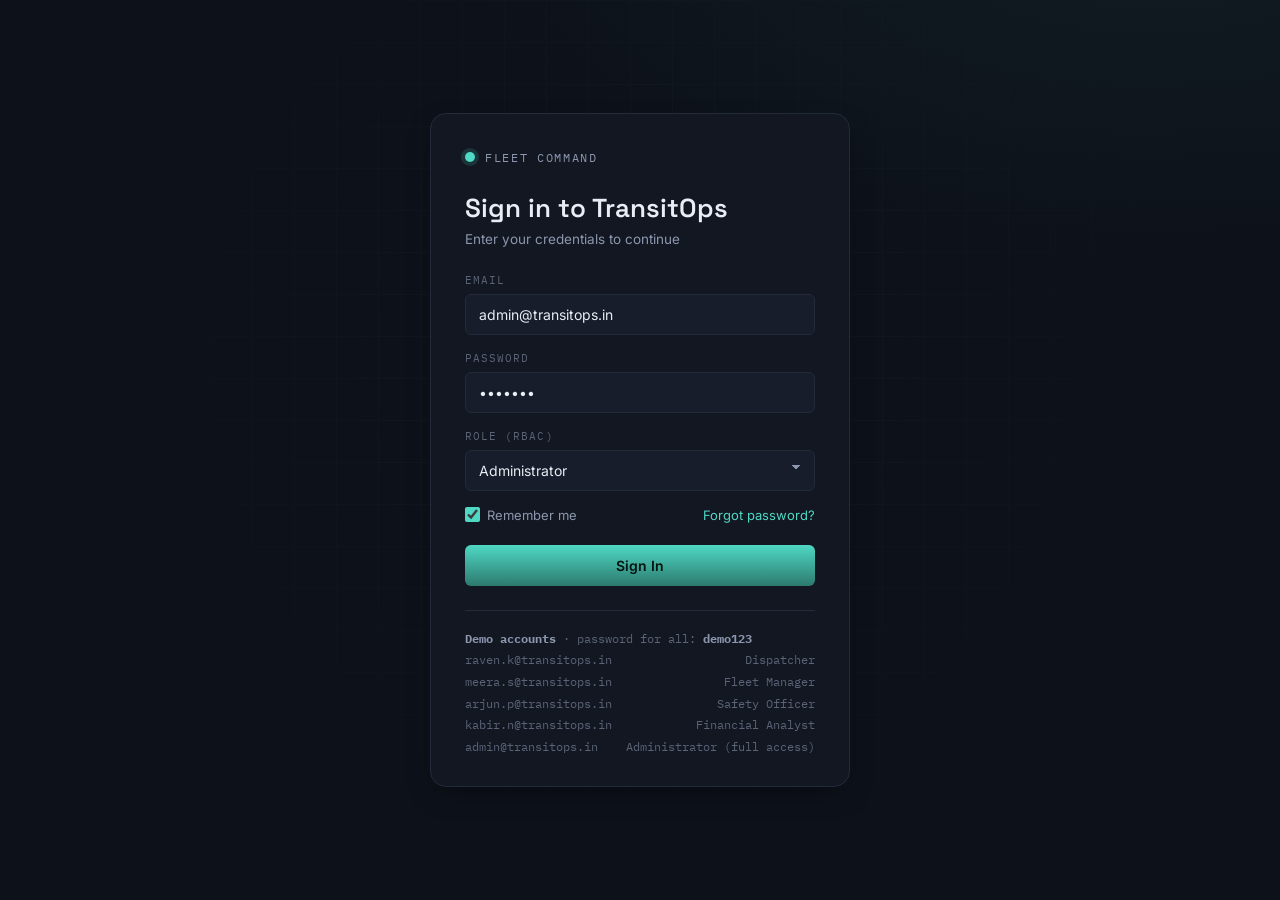
<file: index.html>
<!DOCTYPE html>
<html lang="en">
<head>
<meta charset="UTF-8">
<meta name="viewport" content="width=device-width, initial-scale=1.0">
<title>TransitOps — Fleet Command</title>
<link rel="preconnect" href="https://fonts.googleapis.com">
<link href="https://fonts.googleapis.com/css2?family=Space+Grotesk:wght@500;600;700&family=IBM+Plex+Mono:wght@400;500;600&family=Inter:wght@400;500;600;700&display=swap" rel="stylesheet">
<link rel="stylesheet" href="styles.css">
</head>
<body>

<!-- =========================================================== LOGIN =========================================================== -->
<div id="login-screen">
  <div class="login-card">
    <div class="login-brand"><span class="dot"></span><span>Fleet Command</span></div>
    <h1>Sign in to TransitOps</h1>
    <p class="sub">Enter your credentials to continue</p>

    <div class="login-error" id="login-error"></div>

    <form id="login-form">
      <div class="field">
        <label for="login-email">Email</label>
        <input type="email" id="login-email" placeholder="admin@transitops.in" autocomplete="username" value="admin@transitops.in">
      </div>
      <div class="field">
        <label for="login-password">Password</label>
        <input type="password" id="login-password" placeholder="••••••••" autocomplete="current-password" value="demo123">
      </div>
      <div class="field">
        <label for="login-role">Role (RBAC)</label>
        <select id="login-role">
          <option>Administrator</option>
          <option>Dispatcher</option>
          <option>Fleet Manager</option>
          <option>Safety Officer</option>
          <option>Financial Analyst</option>
        </select>
      </div>
      <div class="row-between">
        <label class="remember"><input type="checkbox" checked> Remember me</label>
        <a href="#" class="link-accent" onclick="return false;">Forgot password?</a>
      </div>
      <button type="submit" class="btn btn-primary">Sign In</button>
    </form>

    <div class="login-footnote">
      <b>Demo accounts</b> · password for all: <b>demo123</b>
      <div class="demo-row"><span>raven.k@transitops.in</span><span>Dispatcher</span></div>
      <div class="demo-row"><span>meera.s@transitops.in</span><span>Fleet Manager</span></div>
      <div class="demo-row"><span>arjun.p@transitops.in</span><span>Safety Officer</span></div>
      <div class="demo-row"><span>kabir.n@transitops.in</span><span>Financial Analyst</span></div>
      <div class="demo-row"><span>admin@transitops.in</span><span>Administrator (full access)</span></div>
    </div>
  </div>
</div>

<!-- =========================================================== APP SHELL =========================================================== -->
<div id="app">
  <aside class="sidebar" id="sidebar">
    <div class="brand"><div class="mark">T</div><div class="name">TransitOps</div></div>
    <nav class="nav-line" id="nav-line"></nav>
    <div class="sidebar-footer">
      <div class="theme-toggle">Dark mode <div class="switch on" id="theme-switch" onclick="toggleTheme()"></div></div>
      <button class="btn btn-ghost btn-sm" onclick="doLogout()">Log out</button>
    </div>
  </aside>

  <div class="main">
    <div class="topbar">
      <button class="icon-btn" id="mobile-nav-btn" onclick="document.getElementById('sidebar').classList.toggle('open')" style="display:none;">☰</button>
      <div class="search-wrap">
        <svg width="14" height="14" viewBox="0 0 24 24" fill="none" stroke="currentColor" stroke-width="2"><circle cx="11" cy="11" r="7"/><line x1="21" y1="21" x2="16.65" y2="16.65"/></svg>
        <input type="text" id="global-search" placeholder="Search vehicles, drivers, trips…" oninput="handleGlobalSearch(this.value)">
      </div>
      <div class="topbar-right">
        <span class="page-crumb" id="page-crumb">Dashboard</span>
        <div class="user-chip">
          <span class="uname" id="topbar-username">—</span>
          <span class="role-pill"><span class="r-dot"></span><span id="topbar-role">—</span></span>
        </div>
        <div class="avatar" id="topbar-avatar">—</div>
      </div>
    </div>

    <div class="content" id="content">

      <!-- ============ DASHBOARD ============ -->
      <section class="page" id="page-dashboard">
        <div class="page-head">
          <div><div class="eyebrow">Overview</div><h2>Dashboard</h2></div>
        </div>
        <div class="filters-row">
          <select id="dash-f-type" onchange="renderDashboard()">
            <option value="All">Vehicle Type: All</option><option>Van</option><option>Truck</option><option>Mini</option>
          </select>
          <select id="dash-f-status" onchange="renderDashboard()">
            <option value="All">Status: All</option><option>Available</option><option>On Trip</option><option>In Shop</option><option>Retired</option>
          </select>
          <select id="dash-f-region" onchange="renderDashboard()">
            <option value="All">Region: All</option><option>Gandhinagar</option><option>Ahmedabad</option><option>Sanand</option>
          </select>
        </div>
        <div class="kpi-grid" id="dash-kpis"></div>
        <div class="two-col">
          <div class="panel panel-pad">
            <div class="panel-title">Recent Trips</div>
            <table><thead><tr><th>Trip</th><th>Vehicle</th><th>Driver</th><th>Status</th><th>ETA</th></tr></thead>
              <tbody id="dash-trips-body"></tbody>
            </table>
          </div>
          <div class="panel panel-pad">
            <div class="panel-title">Vehicle Status</div>
            <div id="dash-vehicle-status"></div>
          </div>
        </div>
      </section>

      <!-- ============ FLEET ============ -->
      <section class="page" id="page-fleet">
        <div class="page-head">
          <div><div class="eyebrow">Assets</div><h2>Vehicle Registry</h2></div>
          <div class="page-head-actions">
            <button class="btn btn-ghost btn-sm" onclick="exportCSV('vehicles')">Export CSV</button>
            <button class="btn btn-primary btn-sm" id="fleet-add-btn" onclick="openVehicleModal()">+ Add Vehicle</button>
          </div>
        </div>
        <div class="filters-row">
          <select id="fleet-f-type" onchange="renderFleet()"><option value="All">Type: All</option><option>Van</option><option>Truck</option><option>Mini</option></select>
          <select id="fleet-f-status" onchange="renderFleet()"><option value="All">Status: All</option><option>Available</option><option>On Trip</option><option>In Shop</option><option>Retired</option></select>
          <input type="text" id="fleet-f-search" placeholder="Search reg. no…" oninput="renderFleet()">
        </div>
        <div class="panel">
          <table><thead><tr><th>Reg. No. (Unique)</th><th>Name/Model</th><th>Type</th><th>Capacity</th><th>Odometer</th><th>Acq. Cost</th><th>Status</th><th></th></tr></thead>
            <tbody id="fleet-body"></tbody>
          </table>
        </div>
        <div class="callout callout-warn">Rule: Registration No. must be unique · Retired / In Shop vehicles are hidden from Trip Dispatcher</div>
      </section>

      <!-- ============ DRIVERS ============ -->
      <section class="page" id="page-drivers">
        <div class="page-head">
          <div><div class="eyebrow">People</div><h2>Drivers &amp; Safety Profiles</h2></div>
          <div class="page-head-actions">
            <button class="btn btn-ghost btn-sm" onclick="exportCSV('drivers')">Export CSV</button>
            <button class="btn btn-primary btn-sm" id="drivers-add-btn" onclick="openDriverModal()">+ Add Driver</button>
          </div>
        </div>
        <div class="panel">
          <table><thead><tr><th>Driver</th><th>License No.</th><th>Category</th><th>Expiry</th><th>Contact</th><th>Trip Compl.</th><th>Safety</th><th>Status</th><th>Actions</th></tr></thead>
            <tbody id="drivers-body"></tbody>
          </table>
        </div>
        <div class="callout callout-warn">Rule: Expired license or Suspended status → blocked from trip assignment</div>
      </section>

      <!-- ============ TRIPS ============ -->
      <section class="page" id="page-trips">
        <div class="page-head">
          <div><div class="eyebrow">Operations</div><h2>Trip Dispatcher</h2></div>
        </div>
        <div class="two-col-r">
          <div class="panel panel-pad">
            <div class="panel-title">Create Trip</div>
            <div class="lifecycle" id="trip-lifecycle-preview">
              <div class="lc-step" data-s="Draft"><span class="lc-dot"></span>Draft</div><div class="lc-line"></div>
              <div class="lc-step" data-s="Dispatched"><span class="lc-dot"></span>Dispatched</div><div class="lc-line"></div>
              <div class="lc-step" data-s="Completed"><span class="lc-dot"></span>Completed</div><div class="lc-line"></div>
              <div class="lc-step" data-s="Cancelled"><span class="lc-dot"></span>Cancelled</div>
            </div>
            <div class="form-grid">
              <div class="field-sm full"><label>Source</label><input id="trip-source" placeholder="Gandhinagar Depot"></div>
              <div class="field-sm full"><label>Destination</label><input id="trip-dest" placeholder="Ahmedabad Hub"></div>
              <div class="field-sm"><label>Vehicle (Available only)</label><select id="trip-vehicle" onchange="validateTripForm()"></select></div>
              <div class="field-sm"><label>Driver (Available only)</label><select id="trip-driver" onchange="validateTripForm()"></select></div>
              <div class="field-sm"><label>Cargo Weight (kg)</label><input type="number" id="trip-cargo" oninput="validateTripForm()" placeholder="450"></div>
              <div class="field-sm"><label>Planned Distance (km)</label><input type="number" id="trip-distance" placeholder="38"></div>
            </div>
            <div id="trip-validation"></div>
            <div class="modal-actions" style="margin-top:16px;justify-content:flex-start;">
              <button class="btn btn-primary btn-sm" id="trip-dispatch-btn" onclick="dispatchTrip()">Dispatch</button>
              <button class="btn btn-ghost btn-sm" id="trip-savedraft-btn" onclick="saveTripDraft()">Save Draft</button>
              <button class="btn btn-danger-ghost btn-sm" id="trip-cancel-btn" onclick="resetTripForm()">Cancel</button>
            </div>
          </div>
          <div class="panel panel-pad">
            <div class="panel-title">Live Board</div>
            <div id="live-board"></div>
            <div class="callout callout-info" style="margin-top:4px;">On Complete: odometer → fuel log → expenses → Vehicle &amp; Driver set Available</div>
          </div>
        </div>
      </section>

      <!-- ============ MAINTENANCE ============ -->
      <section class="page" id="page-maintenance">
        <div class="page-head">
          <div><div class="eyebrow">Workshop</div><h2>Maintenance</h2></div>
        </div>
        <div class="two-col">
          <div class="panel panel-pad">
            <div class="panel-title">Log Service Record</div>
            <div class="form-grid">
              <div class="field-sm full"><label>Vehicle</label>
                <select id="maint-vehicle"></select>
              </div>
              <div class="field-sm full"><label>Service Type</label><input id="maint-service" placeholder="Oil Change"></div>
              <div class="field-sm"><label>Cost</label><input type="number" id="maint-cost" placeholder="2500"></div>
              <div class="field-sm"><label>Date</label><input type="date" id="maint-date"></div>
            </div>
            <button class="btn btn-primary" id="maint-save-btn" style="width:100%;margin-top:16px;" onclick="saveMaintenance()">Save</button>
            <div style="margin-top:18px;font-size:12px;font-family:var(--font-mono);color:var(--text-dim);display:flex;flex-direction:column;gap:8px;">
              <div>Available <span style="color:var(--text-faint);">— creating active record →</span> <span style="color:var(--warn);">In Shop</span></div>
              <div>In Shop <span style="color:var(--text-faint);">— closing record (not retired) →</span> <span style="color:var(--success);">Available</span></div>
            </div>
            <div class="callout callout-warn">Note: In Shop vehicles are removed from the dispatch pool.</div>
          </div>
          <div class="panel panel-pad">
            <div class="panel-title">Service Log</div>
            <table><thead><tr><th>Vehicle</th><th>Service</th><th>Cost</th><th>Status</th><th></th></tr></thead>
              <tbody id="maint-body"></tbody>
            </table>
          </div>
        </div>
      </section>

      <!-- ============ FUEL & EXPENSES ============ -->
      <section class="page" id="page-fuel">
        <div class="page-head">
          <div><div class="eyebrow">Costs</div><h2>Fuel &amp; Expense Management</h2></div>
          <div class="page-head-actions">
            <button class="btn btn-primary btn-sm" onclick="openFuelModal()">+ Log Fuel</button>
            <button class="btn btn-ghost btn-sm" onclick="openExpenseModal()">+ Add Expense</button>
          </div>
        </div>
        <div class="panel panel-pad" style="margin-bottom:16px;">
          <div class="panel-title">Fuel Logs</div>
          <table><thead><tr><th>Vehicle</th><th>Date</th><th>Liters</th><th>Fuel Cost</th></tr></thead>
            <tbody id="fuel-body"></tbody>
          </table>
        </div>
        <div class="panel panel-pad">
          <div class="panel-title">Other Expenses (Toll / Misc)</div>
          <table><thead><tr><th>Trip</th><th>Vehicle</th><th>Toll</th><th>Other</th><th>Maint. (linked)</th><th>Total</th></tr></thead>
            <tbody id="expense-body"></tbody>
          </table>
          <div style="display:flex;justify-content:flex-end;align-items:center;gap:10px;padding-top:14px;margin-top:6px;border-top:1px solid var(--line);">
            <span class="mono" style="text-transform:uppercase;letter-spacing:.06em;">Total Operational Cost (auto) = Fuel + Maint.</span>
            <span style="font-family:var(--font-display);font-size:18px;font-weight:700;color:var(--amber);" id="total-op-cost">₹0</span>
          </div>
        </div>
      </section>

      <!-- ============ ANALYTICS ============ -->
      <section class="page" id="page-analytics">
        <div class="page-head">
          <div><div class="eyebrow">Insight</div><h2>Reports &amp; Analytics</h2></div>
          <div class="page-head-actions"><button class="btn btn-ghost btn-sm" onclick="exportCSV('analytics')">Export CSV</button></div>
        </div>
        <div class="kpi-grid" id="analytics-kpis"></div>
        <div class="mono" style="font-size:11px;color:var(--text-faint);margin:-8px 0 18px;">ROI = (Revenue − (Maintenance + Fuel)) / Acquisition Cost</div>
        <div class="two-col">
          <div class="panel panel-pad">
            <div class="panel-title">Monthly Revenue (illustrative)</div>
            <div class="bars" id="revenue-bars"></div>
          </div>
          <div class="panel panel-pad">
            <div class="panel-title">Top Costliest Vehicles</div>
            <div id="costliest-vehicles"></div>
          </div>
        </div>
      </section>

      <!-- ============ SETTINGS ============ -->
      <section class="page" id="page-settings">
        <div class="page-head"><div><div class="eyebrow">System</div><h2>Settings &amp; RBAC</h2></div></div>
        <div class="two-col">
          <div class="panel panel-pad">
            <div class="panel-title">General</div>
            <div class="field-sm" style="margin-bottom:14px;"><label>Depot Name</label><input id="set-depot" value="Gandhinagar Depot, GJ"></div>
            <div class="field-sm" style="margin-bottom:14px;"><label>Currency</label><input id="set-currency" value="INR (₹)"></div>
            <div class="field-sm" style="margin-bottom:14px;"><label>Distance Unit</label><input id="set-unit" value="Kilometers"></div>
            <button class="btn btn-primary btn-sm" onclick="toast('Settings saved')">Save changes</button>
          </div>
          <div class="panel panel-pad">
            <div class="panel-title">Role-Based Access (RBAC)</div>
            <table class="rbac-table"><thead><tr><th>Role</th><th>Fleet</th><th>Drivers</th><th>Trips</th><th>Fuel/Exp.</th><th>Analytics</th></tr></thead>
              <tbody>
                <tr><td>Fleet Manager</td><td class="perm-yes">✓</td><td class="perm-yes">✓</td><td class="perm-no">–</td><td class="perm-no">–</td><td class="perm-yes">✓</td></tr>
                <tr><td>Dispatcher</td><td class="perm-view">view</td><td class="perm-no">–</td><td class="perm-yes">✓</td><td class="perm-no">–</td><td class="perm-no">–</td></tr>
                <tr><td>Safety Officer</td><td class="perm-no">–</td><td class="perm-yes">✓</td><td class="perm-view">view</td><td class="perm-no">–</td><td class="perm-no">–</td></tr>
                <tr><td>Financial Analyst</td><td class="perm-view">view</td><td class="perm-no">–</td><td class="perm-no">–</td><td class="perm-yes">✓</td><td class="perm-yes">✓</td></tr>
              </tbody>
            </table>
          </div>
        </div>
      </section>

    </div>
  </div>
</div>

<div class="toast" id="toast"></div>

<!-- Vehicle modal -->
<div class="modal-backdrop" id="vehicle-modal">
  <div class="modal">
    <h3>Add Vehicle</h3>
    <div class="form-grid">
      <div class="field-sm full"><label>Registration No. (unique)</label><input id="mv-reg" placeholder="GJ01AB1234"></div>
      <div class="field-sm full"><label>Name / Model</label><input id="mv-name" placeholder="VAN-06"></div>
      <div class="field-sm"><label>Type</label><select id="mv-type"><option>Van</option><option>Truck</option><option>Mini</option></select></div>
      <div class="field-sm"><label>Capacity (kg)</label><input type="number" id="mv-capacity" placeholder="500"></div>
      <div class="field-sm"><label>Odometer</label><input type="number" id="mv-odometer" placeholder="0"></div>
      <div class="field-sm"><label>Acq. Cost</label><input type="number" id="mv-cost" placeholder="500000"></div>
    </div>
    <div id="mv-error"></div>
    <div class="modal-actions"><button class="btn btn-ghost btn-sm" onclick="closeModal('vehicle-modal')">Cancel</button><button class="btn btn-primary btn-sm" onclick="saveVehicle()">Save Vehicle</button></div>
  </div>
</div>

<!-- Driver modal -->
<div class="modal-backdrop" id="driver-modal">
  <div class="modal">
    <h3>Add Driver</h3>
    <div class="form-grid">
      <div class="field-sm full"><label>Name</label><input id="md-name" placeholder="Kiran"></div>
      <div class="field-sm"><label>License No.</label><input id="md-license" placeholder="DL-12345"></div>
      <div class="field-sm"><label>Category</label><select id="md-category"><option>LMV</option><option>HMV</option></select></div>
      <div class="field-sm"><label>License Expiry</label><input type="date" id="md-expiry"></div>
      <div class="field-sm"><label>Contact</label><input id="md-contact" placeholder="98xxxxxxx9"></div>
    </div>
    <div id="md-error"></div>
    <div class="modal-actions"><button class="btn btn-ghost btn-sm" onclick="closeModal('driver-modal')">Cancel</button><button class="btn btn-primary btn-sm" onclick="saveDriver()">Save Driver</button></div>
  </div>
</div>

<!-- Complete trip modal -->
<div class="modal-backdrop" id="complete-modal">
  <div class="modal">
    <h3>Complete Trip</h3>
    <div class="form-grid">
      <div class="field-sm full"><label>Final Odometer</label><input type="number" id="ct-odometer" placeholder="74045"></div>
      <div class="field-sm"><label>Fuel Consumed (L)</label><input type="number" id="ct-liters" placeholder="8"></div>
      <div class="field-sm"><label>Fuel Cost (₹)</label><input type="number" id="ct-fuelcost" placeholder="640"></div>
    </div>
    <div class="modal-actions"><button class="btn btn-ghost btn-sm" onclick="closeModal('complete-modal')">Cancel</button><button class="btn btn-primary btn-sm" onclick="confirmCompleteTrip()">Mark Completed</button></div>
  </div>
</div>

<!-- Fuel modal -->
<div class="modal-backdrop" id="fuel-modal">
  <div class="modal">
    <h3>Log Fuel</h3>
    <div class="form-grid">
      <div class="field-sm full"><label>Vehicle</label><select id="mf-vehicle"></select></div>
      <div class="field-sm"><label>Date</label><input type="date" id="mf-date"></div>
      <div class="field-sm"><label>Liters</label><input type="number" id="mf-liters" placeholder="40"></div>
      <div class="field-sm full"><label>Cost (₹)</label><input type="number" id="mf-cost" placeholder="3000"></div>
    </div>
    <div class="modal-actions"><button class="btn btn-ghost btn-sm" onclick="closeModal('fuel-modal')">Cancel</button><button class="btn btn-primary btn-sm" onclick="saveFuelLog()">Save Log</button></div>
  </div>
</div>

<!-- Expense modal -->
<div class="modal-backdrop" id="expense-modal">
  <div class="modal">
    <h3>Add Expense</h3>
    <div class="form-grid">
      <div class="field-sm full"><label>Trip</label><select id="me-trip"></select></div>
      <div class="field-sm"><label>Toll (₹)</label><input type="number" id="me-toll" placeholder="120"></div>
      <div class="field-sm"><label>Other (₹)</label><input type="number" id="me-other" placeholder="0"></div>
    </div>
    <div class="modal-actions"><button class="btn btn-ghost btn-sm" onclick="closeModal('expense-modal')">Cancel</button><button class="btn btn-primary btn-sm" onclick="saveExpense()">Save Expense</button></div>
  </div>
</div>

<script src="app.js"></script>
</body>
</html>
</file>
<file: styles.css>
/* ============================= TOKENS ============================= */
:root{
  --bg:#0a0d12;
  --bg-grade:#0d1119;
  --panel:#121722;
  --panel-2:#171d2a;
  --line:#232a3a;
  --line-soft:#1a2030;
  --text:#e9edf5;
  --text-dim:#8c97ad;
  --text-faint:#5b6376;
  --accent:#4fd8c4;
  --accent-dim:#2c7a6e;
  --amber:#f2a65a;
  --success:#34d399;
  --info:#60a5fa;
  --warn:#fbbf24;
  --danger:#f87171;
  --radius:10px;
  --radius-sm:6px;
  --shadow:0 10px 30px -12px rgba(0,0,0,.6);
  --font-display:'Space Grotesk',sans-serif;
  --font-mono:'IBM Plex Mono',monospace;
  --font-body:'Inter',sans-serif;
}
html[data-theme="light"]{
  --bg:#f3f4f7;
  --bg-grade:#eceef3;
  --panel:#ffffff;
  --panel-2:#f7f8fb;
  --line:#e1e4ec;
  --line-soft:#eceef3;
  --text:#171a21;
  --text-dim:#5a6072;
  --text-faint:#9298a8;
  --shadow:0 10px 30px -14px rgba(20,25,40,.18);
}
*{box-sizing:border-box;margin:0;padding:0;}
body{
  background:
    radial-gradient(1200px 600px at 90% -10%, rgba(79,216,196,.06), transparent 60%),
    var(--bg-grade);
  color:var(--text);
  font-family:var(--font-body);
  min-height:100vh;
  -webkit-font-smoothing:antialiased;
}
::selection{background:var(--accent);color:#03130f;}
a{color:inherit;text-decoration:none;}
button{font-family:inherit;cursor:pointer;}
input,select{font-family:inherit;}
::-webkit-scrollbar{width:8px;height:8px;}
::-webkit-scrollbar-thumb{background:var(--line);border-radius:8px;}

.hidden{display:none !important;}

/* ============================= LOGIN ============================= */
#login-screen{
  min-height:100vh;
  display:flex;align-items:center;justify-content:center;
  padding:24px;
  position:relative;
  overflow:hidden;
}
#login-screen::before{
  content:"";
  position:absolute; inset:0;
  background-image:
    linear-gradient(var(--line-soft) 1px, transparent 1px),
    linear-gradient(90deg, var(--line-soft) 1px, transparent 1px);
  background-size:42px 42px;
  mask-image:radial-gradient(circle at 50% 40%, black, transparent 70%);
  opacity:.5;
  pointer-events:none;
}
.login-card{
  width:100%;max-width:420px;
  background:var(--panel);
  border:1px solid var(--line);
  border-radius:16px;
  padding:36px 34px 30px;
  box-shadow:var(--shadow);
  position:relative;
  z-index:1;
}
.login-brand{display:flex;align-items:center;gap:10px;margin-bottom:26px;}
.login-brand .dot{width:10px;height:10px;border-radius:50%;background:var(--accent);box-shadow:0 0 0 4px rgba(79,216,196,.15);}
.login-brand span{font-family:var(--font-mono);letter-spacing:.14em;font-size:12px;color:var(--text-dim);text-transform:uppercase;}
.login-card h1{font-family:var(--font-display);font-size:26px;font-weight:600;margin-bottom:6px;}
.login-card p.sub{color:var(--text-dim);font-size:13.5px;margin-bottom:26px;}
.field{margin-bottom:16px;}
.field label{display:block;font-family:var(--font-mono);font-size:10.5px;letter-spacing:.1em;text-transform:uppercase;color:var(--text-faint);margin-bottom:7px;}
.field input,.field select{
  width:100%;
  background:var(--panel-2);
  border:1px solid var(--line);
  color:var(--text);
  padding:11px 13px;
  border-radius:var(--radius-sm);
  font-size:14px;
  outline:none;
  transition:border-color .15s;
}
.field input:focus,.field select:focus{border-color:var(--accent);}
.field select{appearance:none;background-image:linear-gradient(45deg,transparent 50%,var(--text-dim) 50%),linear-gradient(135deg,var(--text-dim) 50%,transparent 50%);background-position:calc(100% - 18px) calc(50% - 3px),calc(100% - 13px) calc(50% - 3px);background-size:5px 5px,5px 5px;background-repeat:no-repeat;}
.row-between{display:flex;align-items:center;justify-content:space-between;margin:4px 0 22px;font-size:13px;}
.remember{display:flex;align-items:center;gap:7px;color:var(--text-dim);}
.remember input{accent-color:var(--accent);width:15px;height:15px;}
.link-accent{color:var(--accent);}
.btn{
  border:none;border-radius:var(--radius-sm);
  padding:12px 18px;font-weight:600;font-size:14px;
  display:inline-flex;align-items:center;justify-content:center;gap:8px;
  transition:transform .1s, filter .15s, background .15s, border-color .15s;
}
.btn:active{transform:scale(.98);}
.btn-primary{background:linear-gradient(180deg,var(--accent),var(--accent-dim));color:#03130f;width:100%;}
.btn-primary:hover{filter:brightness(1.08);}
.btn-primary:disabled{opacity:.4;cursor:not-allowed;filter:none;}
.btn-ghost{background:transparent;border:1px solid var(--line);color:var(--text);}
.btn-ghost:hover{border-color:var(--accent);color:var(--accent);}
.btn-danger-ghost{background:transparent;border:1px solid rgba(248,113,113,.4);color:var(--danger);}
.btn-danger-ghost:hover{background:rgba(248,113,113,.08);}
.btn-sm{padding:7px 12px;font-size:12.5px;border-radius:6px;}
.login-error{
  display:none;
  background:rgba(248,113,113,.1);
  border:1px solid rgba(248,113,113,.35);
  color:var(--danger);
  font-size:12.5px;
  padding:9px 12px;
  border-radius:8px;
  margin-bottom:16px;
}
.login-footnote{
  margin-top:24px;padding-top:18px;border-top:1px solid var(--line);
  font-size:11.5px;color:var(--text-faint);line-height:1.7;font-family:var(--font-mono);
}
.login-footnote b{color:var(--text-dim);}
.demo-row{display:flex;justify-content:space-between;gap:8px;margin-top:2px;}

/* ============================= APP SHELL ============================= */
#app{display:none;min-height:100vh;grid-template-columns:230px 1fr;}
#app.active{display:grid;}

/* --- Sidebar: transit-line motif --- */
.sidebar{
  background:var(--panel);
  border-right:1px solid var(--line);
  padding:22px 16px;
  display:flex;flex-direction:column;
  position:sticky;top:0;height:100vh;
}
.brand{display:flex;align-items:center;gap:9px;padding:0 6px 22px;}
.brand .mark{width:26px;height:26px;border-radius:7px;background:linear-gradient(135deg,var(--accent),var(--accent-dim));display:flex;align-items:center;justify-content:center;font-family:var(--font-display);font-weight:700;color:#03130f;font-size:13px;}
.brand .name{font-family:var(--font-display);font-weight:600;font-size:16.5px;letter-spacing:.01em;}
.nav-line{position:relative;padding-left:20px;flex:1;}
.nav-line::before{content:"";position:absolute;left:9px;top:8px;bottom:8px;width:1.5px;background:var(--line);}
.nav-item{
  position:relative;display:flex;align-items:center;gap:10px;
  padding:10px 12px 10px 6px;margin-bottom:2px;border-radius:8px;
  color:var(--text-dim);font-size:13.5px;font-weight:500;
  transition:color .15s, background .15s;
}
.nav-item::before{
  content:"";position:absolute;left:-16px;top:50%;transform:translateY(-50%);
  width:8px;height:8px;border-radius:50%;background:var(--line);border:2px solid var(--panel);
  transition:background .15s, box-shadow .15s;
}
.nav-item:hover{background:var(--panel-2);color:var(--text);}
.nav-item.active{background:rgba(79,216,196,.1);color:var(--accent);}
.nav-item.active::before{background:var(--accent);box-shadow:0 0 0 3px rgba(79,216,196,.18);}
.nav-item .badge-view{margin-left:auto;font-family:var(--font-mono);font-size:9px;color:var(--text-faint);border:1px solid var(--line);padding:1px 5px;border-radius:4px;letter-spacing:.05em;}
.sidebar-footer{padding-top:14px;border-top:1px solid var(--line);display:flex;flex-direction:column;gap:8px;}
.theme-toggle{display:flex;align-items:center;justify-content:space-between;font-size:12px;color:var(--text-dim);font-family:var(--font-mono);}
.switch{width:36px;height:20px;border-radius:20px;background:var(--panel-2);border:1px solid var(--line);position:relative;cursor:pointer;flex-shrink:0;}
.switch::after{content:"";position:absolute;top:2px;left:2px;width:14px;height:14px;border-radius:50%;background:var(--text-dim);transition:transform .15s, background .15s;}
.switch.on{background:rgba(79,216,196,.18);border-color:var(--accent);}
.switch.on::after{transform:translateX(16px);background:var(--accent);}

/* --- Main --- */
.main{display:flex;flex-direction:column;min-width:0;}
.topbar{
  display:flex;align-items:center;gap:14px;
  padding:16px 28px;border-bottom:1px solid var(--line);
  background:var(--bg);position:sticky;top:0;z-index:5;
}
.search-wrap{flex:1;max-width:340px;position:relative;}
.search-wrap input{
  width:100%;background:var(--panel);border:1px solid var(--line);
  border-radius:8px;padding:9px 12px 9px 32px;color:var(--text);font-size:13px;outline:none;
}
.search-wrap input:focus{border-color:var(--accent);}
.search-wrap svg{position:absolute;left:10px;top:50%;transform:translateY(-50%);opacity:.5;}
.topbar-right{margin-left:auto;display:flex;align-items:center;gap:14px;}
.page-crumb{font-family:var(--font-mono);font-size:11px;color:var(--text-faint);letter-spacing:.08em;text-transform:uppercase;}
.user-chip{display:flex;align-items:center;gap:9px;}
.user-chip .uname{font-size:13px;font-weight:500;}
.role-pill{
  font-family:var(--font-mono);font-size:10.5px;letter-spacing:.05em;
  padding:4px 9px 4px 8px;border-radius:20px;
  background:var(--panel-2);border:1px solid var(--line);color:var(--text-dim);
  display:flex;align-items:center;gap:6px;
}
.role-pill .r-dot{width:6px;height:6px;border-radius:50%;background:var(--accent);}
.avatar{width:30px;height:30px;border-radius:50%;background:linear-gradient(135deg,var(--amber),#c2751f);display:flex;align-items:center;justify-content:center;font-family:var(--font-mono);font-weight:600;font-size:12px;color:#1a0f02;}
.logout-btn{color:var(--text-faint);border:1px solid var(--line);border-radius:7px;padding:7px 9px;background:transparent;}
.logout-btn:hover{color:var(--danger);border-color:rgba(248,113,113,.4);}

.content{padding:26px 28px 60px;flex:1;}
.page{display:none;}
.page.active{display:block;animation:fade .25s ease;}
@keyframes fade{from{opacity:0;transform:translateY(4px)}to{opacity:1;transform:none}}

.page-head{display:flex;align-items:flex-end;justify-content:space-between;margin-bottom:20px;flex-wrap:wrap;gap:12px;}
.page-head h2{font-family:var(--font-display);font-size:22px;font-weight:600;}
.page-head .eyebrow{font-family:var(--font-mono);font-size:11px;letter-spacing:.12em;text-transform:uppercase;color:var(--text-faint);margin-bottom:4px;}
.page-head-actions{display:flex;gap:10px;}

/* --- shared components --- */
.panel{background:var(--panel);border:1px solid var(--line);border-radius:var(--radius);}
.panel-pad{padding:18px 20px;}
.panel-title{font-family:var(--font-mono);font-size:11px;letter-spacing:.08em;text-transform:uppercase;color:var(--text-faint);margin-bottom:14px;display:flex;align-items:center;justify-content:space-between;}

.kpi-grid{display:grid;grid-template-columns:repeat(auto-fit,minmax(150px,1fr));gap:12px;margin-bottom:22px;}
.kpi{background:var(--panel);border:1px solid var(--line);border-left:3px solid var(--accent);border-radius:var(--radius);padding:15px 16px;}
.kpi.c-blue{border-left-color:var(--info);} .kpi.c-green{border-left-color:var(--success);}
.kpi.c-amber{border-left-color:var(--warn);} .kpi.c-red{border-left-color:var(--danger);}
.kpi .k-label{font-family:var(--font-mono);font-size:10px;letter-spacing:.06em;text-transform:uppercase;color:var(--text-faint);margin-bottom:8px;}
.kpi .k-val{font-family:var(--font-display);font-size:26px;font-weight:700;}

.filters-row{display:flex;gap:10px;flex-wrap:wrap;margin-bottom:16px;}
.filters-row select, .filters-row input{
  background:var(--panel);border:1px solid var(--line);color:var(--text);
  padding:8px 10px;border-radius:7px;font-size:12.5px;outline:none;
}
.filters-row select:focus, .filters-row input:focus{border-color:var(--accent);}

table{width:100%;border-collapse:collapse;font-size:13px;}
thead th{
  text-align:left;font-family:var(--font-mono);font-size:10px;letter-spacing:.07em;text-transform:uppercase;
  color:var(--text-faint);padding:0 12px 10px;border-bottom:1px solid var(--line);font-weight:500;
}
tbody td{padding:12px;border-bottom:1px solid var(--line-soft);color:var(--text);}
tbody tr:last-child td{border-bottom:none;}
tbody tr:hover{background:var(--panel-2);}
.mono{font-family:var(--font-mono);font-size:12px;color:var(--text-dim);}

.status-pill{
  display:inline-flex;align-items:center;gap:6px;
  padding:4px 10px;border-radius:20px;font-size:11.5px;font-weight:600;font-family:var(--font-mono);
  letter-spacing:.02em;
}
.status-pill::before{content:"";width:6px;height:6px;border-radius:50%;background:currentColor;}
.st-available,.st-completed,.st-active{background:rgba(52,211,153,.12);color:var(--success);}
.st-ontrip,.st-dispatched{background:rgba(96,165,250,.12);color:var(--info);}
.st-inshop,.st-draft,.st-pending{background:rgba(251,191,36,.12);color:var(--warn);}
.st-retired,.st-suspended,.st-cancelled{background:rgba(248,113,113,.12);color:var(--danger);}
.st-offduty{background:rgba(139,147,167,.14);color:var(--text-dim);}

.empty-state{text-align:center;padding:50px 20px;color:var(--text-faint);}
.empty-state .em-icon{font-size:28px;margin-bottom:10px;opacity:.5;}
.empty-state p{font-size:13px;}

.two-col{display:grid;grid-template-columns:1.1fr 1fr;gap:18px;}
.two-col-r{display:grid;grid-template-columns:1fr 1.1fr;gap:18px;}
@media (max-width:980px){.two-col,.two-col-r{grid-template-columns:1fr;}}

.form-grid{display:grid;grid-template-columns:1fr 1fr;gap:14px;}
.form-grid .full{grid-column:1/-1;}
.field-sm label{display:block;font-family:var(--font-mono);font-size:10px;letter-spacing:.08em;text-transform:uppercase;color:var(--text-faint);margin-bottom:6px;}
.field-sm input,.field-sm select{
  width:100%;background:var(--panel-2);border:1px solid var(--line);color:var(--text);
  padding:9px 11px;border-radius:7px;font-size:13px;outline:none;
}
.field-sm input:focus,.field-sm select:focus{border-color:var(--accent);}
.field-sm input:disabled,.field-sm select:disabled{opacity:.45;cursor:not-allowed;}
button:disabled{opacity:.4;cursor:not-allowed;filter:none !important;}
.role-lock-note{margin-bottom:16px;}

.callout{border-radius:8px;padding:11px 13px;font-size:12.5px;margin:14px 0;border:1px solid transparent;line-height:1.55;}
.callout-danger{background:rgba(248,113,113,.08);border-color:rgba(248,113,113,.3);color:#ffb4b4;}
.callout-ok{background:rgba(52,211,153,.08);border-color:rgba(52,211,153,.3);color:#a7f3d4;}
.callout-info{background:rgba(96,165,250,.08);border-color:rgba(96,165,250,.3);color:#bcd8ff;}
.callout-warn{background:rgba(251,191,36,.08);border-color:rgba(251,191,36,.3);color:var(--warn);font-family:var(--font-mono);font-size:11.5px;}

.lifecycle{display:flex;align-items:center;gap:6px;margin-bottom:18px;font-family:var(--font-mono);font-size:10.5px;text-transform:uppercase;letter-spacing:.06em;color:var(--text-faint);}
.lc-dot{width:9px;height:9px;border-radius:50%;background:var(--line);border:2px solid var(--panel);}
.lifecycle .lc-step{display:flex;align-items:center;gap:6px;}
.lifecycle .lc-line{flex:0 0 24px;height:1.5px;background:var(--line);}
.lc-step.done .lc-dot{background:var(--success);} .lc-step.done{color:var(--success);}
.lc-step.now .lc-dot{background:var(--info);box-shadow:0 0 0 3px rgba(96,165,250,.2);} .lc-step.now{color:var(--info);}
.lc-step.cancelled .lc-dot{background:var(--danger);} .lc-step.cancelled{color:var(--danger);}

.live-board-item{border:1px solid var(--line);border-radius:9px;padding:13px 14px;margin-bottom:10px;background:var(--panel-2);}
.lb-top{display:flex;justify-content:space-between;align-items:flex-start;margin-bottom:6px;}
.lb-id{font-family:var(--font-mono);font-size:11.5px;color:var(--text-faint);}
.lb-route{font-size:13px;font-weight:500;margin:3px 0 8px;}
.lb-meta{font-family:var(--font-mono);font-size:10.5px;color:var(--text-faint);text-align:right;}

.bars{display:flex;align-items:flex-end;gap:10px;height:120px;padding-top:10px;}
.bar-col{flex:1;display:flex;flex-direction:column;align-items:center;gap:6px;height:100%;justify-content:flex-end;}
.bar-fill{width:100%;border-radius:5px 5px 2px 2px;background:linear-gradient(180deg,var(--accent),var(--accent-dim));min-height:4px;}
.bar-label{font-family:var(--font-mono);font-size:9.5px;color:var(--text-faint);}

.hbar-row{margin-bottom:12px;}
.hbar-top{display:flex;justify-content:space-between;font-size:12px;margin-bottom:5px;}
.hbar-track{height:7px;background:var(--panel-2);border-radius:6px;overflow:hidden;}
.hbar-fill{height:100%;border-radius:6px;background:linear-gradient(90deg,var(--amber),#c2751f);}

.donut-wrap{display:flex;align-items:center;gap:20px;}
.donut{width:110px;height:110px;border-radius:50%;flex-shrink:0;}
.donut-legend{font-size:12px;display:flex;flex-direction:column;gap:8px;}
.leg-item{display:flex;align-items:center;gap:8px;}
.leg-dot{width:8px;height:8px;border-radius:2px;}

.rbac-table td, .rbac-table th{text-align:center;}
.rbac-table td:first-child, .rbac-table th:first-child{text-align:left;}
.perm-yes{color:var(--success);font-weight:700;}
.perm-view{color:var(--info);font-family:var(--font-mono);font-size:11px;}
.perm-no{color:var(--text-faint);}

.locked-page{padding:70px 20px;text-align:center;}
.locked-page .lock-icon{font-size:34px;margin-bottom:14px;}
.locked-page h3{font-family:var(--font-display);font-size:19px;margin-bottom:8px;}
.locked-page p{color:var(--text-dim);font-size:13.5px;max-width:400px;margin:0 auto;}

.toast{
  position:fixed;bottom:22px;right:22px;z-index:100;
  background:var(--panel);border:1px solid var(--line);border-left:3px solid var(--accent);
  padding:12px 16px;border-radius:9px;font-size:13px;box-shadow:var(--shadow);
  display:flex;align-items:center;gap:10px;transform:translateY(20px);opacity:0;
  transition:transform .25s, opacity .25s;pointer-events:none;
}
.toast.show{transform:translateY(0);opacity:1;}
.toast.danger{border-left-color:var(--danger);}

.modal-backdrop{
  position:fixed;inset:0;background:rgba(4,6,10,.6);backdrop-filter:blur(2px);
  display:none;align-items:center;justify-content:center;z-index:90;padding:20px;
}
.modal-backdrop.show{display:flex;}
.modal{background:var(--panel);border:1px solid var(--line);border-radius:14px;padding:24px;width:100%;max-width:380px;box-shadow:var(--shadow);}
.modal h3{font-family:var(--font-display);font-size:17px;margin-bottom:14px;}
.modal .form-grid{margin-bottom:8px;}
.modal-actions{display:flex;justify-content:flex-end;gap:10px;margin-top:18px;}

.icon-btn{width:30px;height:30px;border-radius:7px;border:1px solid var(--line);background:transparent;color:var(--text-dim);display:inline-flex;align-items:center;justify-content:center;}
.icon-btn:hover{border-color:var(--accent);color:var(--accent);}

@media (max-width:860px){
  #app.active{grid-template-columns:1fr;}
  .sidebar{position:fixed;left:-260px;top:0;width:230px;z-index:50;transition:left .2s;height:100vh;}
  .sidebar.open{left:0;}
  .content{padding:18px 16px 50px;}
  .form-grid{grid-template-columns:1fr;}
  .two-col,.two-col-r{grid-template-columns:1fr;}
}
</file>
